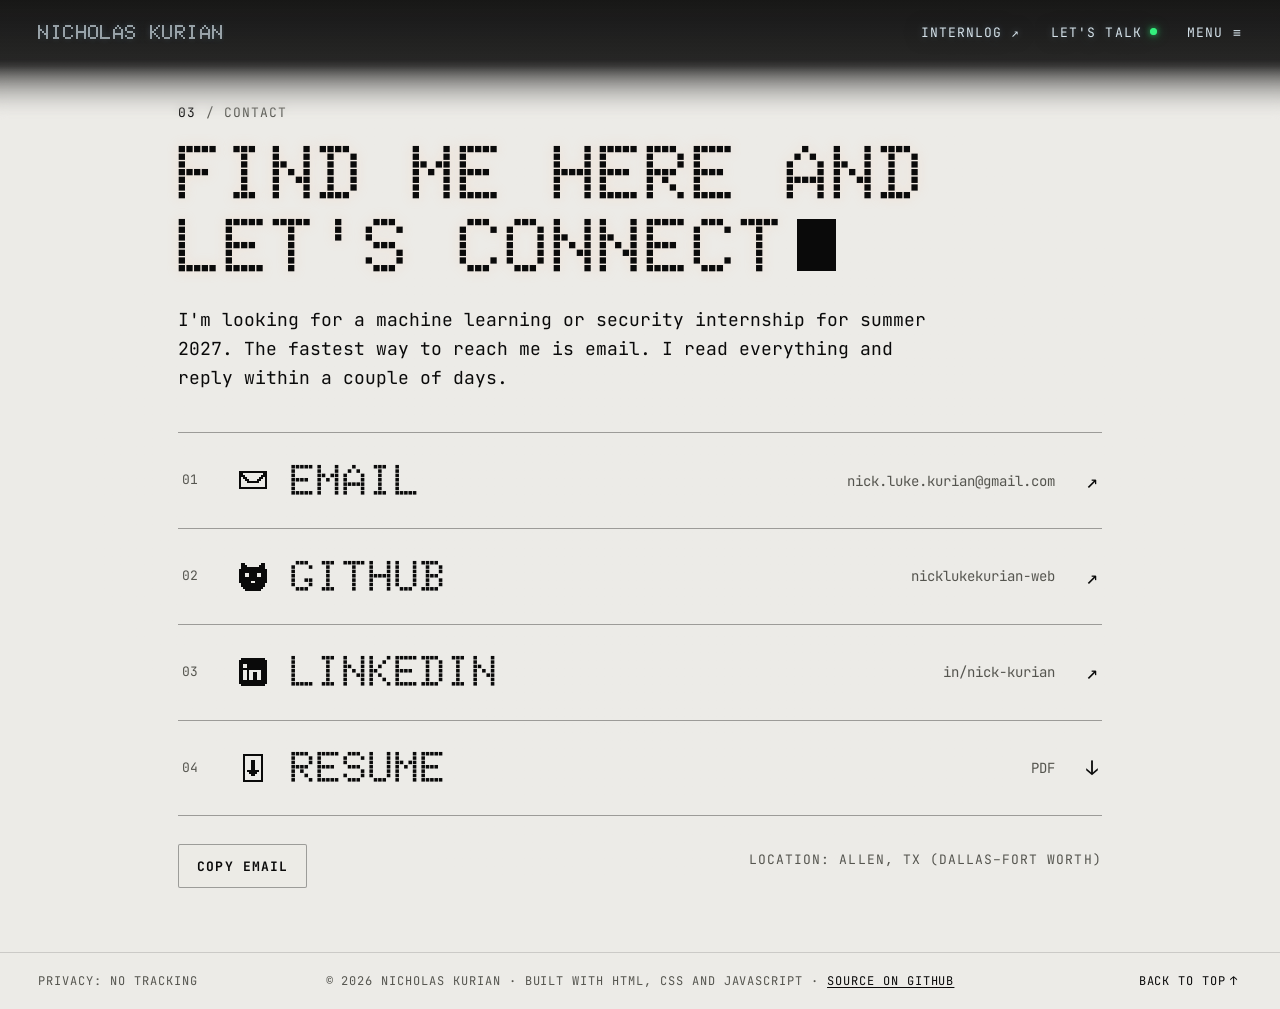
<file: contact.html>
<!doctype html>
<html lang="en">
<head>
  <meta charset="utf-8">
  <meta name="viewport" content="width=device-width, initial-scale=1">
  <meta http-equiv="Content-Security-Policy" content="default-src 'self'; script-src 'self'; style-src 'self'; img-src 'self' data:; media-src 'self'; font-src 'self'; connect-src 'self'; object-src 'none'; base-uri 'self'; form-action 'none'">
  <title>Contact and Resume | Nicholas Kurian</title>
  <meta name="description" content="Contact Nicholas Kurian, a UT Dallas CS student looking for a summer 2027 ML or security internship. Email, GitHub, LinkedIn and resume.">
  <link rel="canonical" href="https://nickkurian.dev/contact">
  <meta property="og:type" content="website">
  <meta property="og:site_name" content="Nicholas Kurian">
  <meta property="og:title" content="Contact and Resume | Nicholas Kurian">
  <meta property="og:description" content="CS @ UT Dallas · ML + AI security · building explainable fraud detection.">
  <meta property="og:url" content="https://nickkurian.dev/contact">
  <meta property="og:image" content="https://nickkurian.dev/assets/img/og.jpg">
  <meta property="og:image:alt" content="Nicholas Kurian, CS at UT Dallas: ML and AI security">
  <meta name="twitter:card" content="summary_large_image">
  <meta name="twitter:title" content="Contact and Resume | Nicholas Kurian">
  <meta name="twitter:description" content="CS @ UT Dallas · ML + AI security · building explainable fraud detection.">
  <meta name="twitter:image" content="https://nickkurian.dev/assets/img/og.jpg">
  <meta name="theme-color" content="#000000">
  <link rel="icon" href="/favicon.svg" type="image/svg+xml">
  <link rel="icon" href="/favicon.ico" sizes="48x48">
  <link rel="icon" href="/favicon-192.png" type="image/png" sizes="192x192">
  <link rel="apple-touch-icon" href="/apple-touch-icon.png">
  <link rel="manifest" href="/site.webmanifest">
  <link rel="preload" href="/assets/fonts/doto-latin-800-normal.woff2" as="font" type="font/woff2" crossorigin>
  <link rel="preload" href="/assets/fonts/jetbrains-mono-latin-400-normal.woff2" as="font" type="font/woff2" crossorigin>
  <link rel="stylesheet" href="/css/tokens.css">
  <link rel="stylesheet" href="/css/base.css">
  <link rel="stylesheet" href="/css/crt.css">
  <link rel="stylesheet" href="/css/components.css">
  <link rel="stylesheet" href="/css/contact.css">
  <script type="module" src="/js/main.js"></script>
</head>
<body data-page="contact">
  <a class="skip-link" href="#main">Skip to content</a>

  <!-- chrome:start (shared header + menu; identical on every page, see tests/layout-sync.test.js) -->
  <header class="site-header">
    <a class="brand" href="/">Nicholas Kurian</a>
    <nav class="site-nav" aria-label="Primary">
      <a class="label nav-cta" href="https://github.com/nicklukekurian-web/Internlog" rel="noopener noreferrer">Internlog <span aria-hidden="true">↗</span><span class="sr-only"> on GitHub</span></a>
      <a class="label hide-sm nav-talk" href="/contact" aria-describedby="talk-status"><span class="nav-talk-text">Let's talk</span><span class="online-dot" aria-hidden="true"></span><span class="nav-tip" id="talk-status" aria-hidden="true">Open to Summer 2027</span></a>
      <button class="label menu-toggle" type="button" aria-expanded="false" aria-controls="menu-panel">
        <span class="when-closed">Menu <span aria-hidden="true">≡</span></span><span class="when-open">Close</span>
      </button>
    </nav>
  </header>
  <div class="menu-backdrop"></div>
  <div class="menu-panel" id="menu-panel" hidden>
    <nav aria-label="Site menu">
      <ul class="menu-rows">
        <li><a href="/"><span>Home</span> <span>01</span></a></li>
        <li><a href="/proof"><span>Proof</span> <span>02</span></a></li>
        <li><a href="/contact" aria-current="page"><span>Contact</span> <span>03</span></a></li>
        <li><a href="/assets/Nicholas_Kurian_Resume.pdf" download><span>Resume <span aria-hidden="true">↓</span></span> <span>04</span></a></li>
      </ul>
      <ul class="menu-socials" aria-label="Contact links">
        <li><a class="icon-link" href="mailto:nick.luke.kurian@gmail.com" aria-label="Email Nicholas" title="Email Nicholas" data-tip="Email"><svg class="pix" viewBox="0 0 16 16" aria-hidden="true" focusable="false" shape-rendering="crispEdges"><use href="/assets/icons/sprite.svg#email"/></svg></a></li>
        <li><a class="icon-link" href="https://github.com/nicklukekurian-web" rel="noopener noreferrer" aria-label="GitHub profile" title="GitHub profile" data-tip="GitHub"><svg class="pix" viewBox="0 0 16 16" aria-hidden="true" focusable="false" shape-rendering="crispEdges"><use href="/assets/icons/sprite.svg#github"/></svg></a></li>
        <li><a class="icon-link" href="https://www.linkedin.com/in/nick-kurian/" rel="noopener noreferrer" aria-label="LinkedIn profile" title="LinkedIn profile" data-tip="LinkedIn"><svg class="pix" viewBox="0 0 16 16" aria-hidden="true" focusable="false" shape-rendering="crispEdges"><use href="/assets/icons/sprite.svg#linkedin"/></svg></a></li>
      </ul>
    </nav>
    <div class="menu-theme label">
      <span id="theme-label">Theme</span>
      <span class="theme-switch" role="group" aria-labelledby="theme-label">
        <button type="button" data-theme-set="dark" aria-pressed="true">Dark</button>
        <button type="button" data-theme-set="light" aria-pressed="false">Light</button>
      </span>
    </div>
  </div>
  <!-- chrome:end -->

  <main id="main" class="contact">
    <canvas class="scene" data-scene="tunnel" data-tint="warm" aria-hidden="true"></canvas>
    <div class="contact-inner wrap">
      <span class="eyebrow label"><b class="glow">03</b> / Contact</span>
      <h1 class="contact-title display" data-type-in="load" data-no-scramble>Find me here and let's <span class="ti-last">connect<span class="caret-block ti-caret" aria-hidden="true"></span></span></h1>
      <p class="contact-body">I'm looking for a machine learning or security internship for summer 2027. The fastest way to reach me is email. I read everything and reply within a couple of days.</p>
      <ul class="link-rows">
        <li><a href="mailto:nick.luke.kurian@gmail.com"><span class="n">01</span><svg class="pix" viewBox="0 0 16 16" aria-hidden="true" focusable="false" shape-rendering="crispEdges"><use href="/assets/icons/sprite.svg#email"/></svg><span class="k">Email</span><span class="v">nick.luke.kurian@gmail.com</span><span class="arrow" aria-hidden="true">↗</span></a></li>
        <li><a href="https://github.com/nicklukekurian-web" rel="noopener noreferrer"><span class="n">02</span><svg class="pix" viewBox="0 0 16 16" aria-hidden="true" focusable="false" shape-rendering="crispEdges"><use href="/assets/icons/sprite.svg#github"/></svg><span class="k">GitHub</span><span class="v">nicklukekurian-web</span><span class="arrow" aria-hidden="true">↗</span></a></li>
        <li><a href="https://www.linkedin.com/in/nick-kurian/" rel="noopener noreferrer"><span class="n">03</span><svg class="pix" viewBox="0 0 16 16" aria-hidden="true" focusable="false" shape-rendering="crispEdges"><use href="/assets/icons/sprite.svg#linkedin"/></svg><span class="k">LinkedIn</span><span class="v">in/nick-kurian</span><span class="arrow" aria-hidden="true">↗</span></a></li>
        <li><a href="/assets/Nicholas_Kurian_Resume.pdf" download><span class="n">04</span><svg class="pix" viewBox="0 0 16 16" aria-hidden="true" focusable="false" shape-rendering="crispEdges"><use href="/assets/icons/sprite.svg#resume"/></svg><span class="k">Resume</span><span class="v">PDF</span><span class="arrow" aria-hidden="true">↓</span></a></li>
      </ul>
      <div class="contact-foot">
        <div class="talk-copy">
          <button class="btn btn-secondary" type="button" data-copy-email="nick.luke.kurian@gmail.com">Copy email</button>
          <p class="copy-status label" role="status" aria-live="polite"></p>
        </div>
        <p class="label dim">Location: Allen, TX (Dallas–Fort Worth)</p>
      </div>
    </div>
  </main>

  <!-- footer:start -->
  <footer class="site-footer">
    <span>Privacy: no tracking</span>
    <span class="center">© 2026 Nicholas Kurian · Built with HTML, CSS and JavaScript · <a href="https://github.com/nicklukekurian-web/portfolio" rel="noopener noreferrer">Source on GitHub</a></span>
    <span class="right"><a class="footer-top" href="#main">Back to top <span aria-hidden="true">↑</span></a></span>
  </footer>
  <!-- footer:end -->
</body>
</html>
</file>
<file: css/tokens.css>
/* Design tokens. Dark is the default and the design target.
   Contrast (checked 2026-11-14): fg/bg 18.2 · fg-dim/bg 7.2 · accent/bg 14.2
   ink/paper 16.6 · fg-dim-light/paper 6.3 · accent-ink/paper 5.2 · dim-ink/paper 5.4 */
:root {
  --bg: #050505;
  --bg-2: #0d0f12;
  --paper: #ecebe7;
  --ink: #0a0a0a;
  --fg: #f2f2f2;
  --fg-dim: #9a9a9a;
  --line: rgba(255, 255, 255, .14);
  --line-strong: rgba(255, 255, 255, .4);
  --accent: #8fe3ff;          /* phosphor cyan: active, focus, "signal fired" */
  /* X-ray glow/text family (sampled from Nick's reference). Cyan stays the interactive accent. */
  --xray-ground: #0b161a;     /* the teal-black behind the text */
  --xray-core: #f4f8fb;       /* hottest pixels */
  --xray-soft: #d4e1e9;       /* normal text color: easy on the eyes */
  --xray-glow-1: #819baa;     /* mid halo */
  --xray-glow-2: #385464;     /* outer halo */
  --xray-bloom: 0 0 2px rgb(244 248 251 / .55), 0 0 10px rgb(129 155 170 / .55), 0 0 28px rgb(56 84 100 / .70);
  --xray-bloom-soft: 0 0 6px rgb(129 155 170 / .45), 0 0 18px rgb(56 84 100 / .55);
  --accent-ink: #006a87;      /* the same signal on paper surfaces */
  --level-low: #9a9a9a;
  --level-medium: #f2f2f2;
  --level-high: #8fe3ff;

  --font-display: "Doto", "Doto Fallback", ui-monospace, monospace;
  --font-mono: "JetBrains Mono", "JetBrains Mono Fallback", ui-monospace, SFMono-Regular, Menlo, Consolas, monospace;
  --fs-name: clamp(2.25rem, 2.9vw, 3.25rem);   /* Fojcik scale: small, glowing, one line (was 7vw in DESIGN_SPEC) */
  --fs-h2: clamp(1.75rem, 4vw, 3.5rem);
  --fs-h3: clamp(1.25rem, 2vw, 1.75rem);
  --fs-body: clamp(1rem, .95rem + .3vw, 1.125rem);
  --fs-small: .875rem;
  --fs-label: .8125rem;
  --ls-label: .08em;

  --gutter: 24px;
  --margin: clamp(16px, 3vw, 40px);
  --header-h: 64px;
  --radius: 2px;
  --ease: cubic-bezier(.2, .7, .1, 1);
  --dur: 160ms;

  --crt-scan-opacity: .2;
  --crt-on: 1;
  color-scheme: dark;
}

/* Light theme: tokens swap, CRT overlay off. Scoped to any element so the
   styleguide can show both themes side by side. */
[data-theme="light"] {
  --bg: #ecebe7;
  --bg-2: #e1e0dc;
  --fg: #0a0a0a;
  --fg-dim: #55554f;
  --line: rgba(0, 0, 0, .14);
  --line-strong: rgba(0, 0, 0, .34);
  --accent: #006a87;
  --level-low: #55554f;
  --level-medium: #0a0a0a;
  --level-high: #006a87;
  --crt-on: 0;
  color-scheme: light;
}
@media (prefers-color-scheme: light) {
  :root:not([data-theme]) {
    --bg: #ecebe7; --bg-2: #e1e0dc; --fg: #0a0a0a; --fg-dim: #55554f;
    --line: rgba(0, 0, 0, .14); --line-strong: rgba(0, 0, 0, .34);
    --accent: #006a87; --level-low: #55554f; --level-medium: #0a0a0a; --level-high: #006a87;
    --crt-on: 0; color-scheme: light;
  }
}
[data-theme="dark"] {
  --bg: #050505; --bg-2: #0d0f12; --fg: #f2f2f2; --fg-dim: #9a9a9a;
  --line: rgba(255, 255, 255, .14); --line-strong: rgba(255, 255, 255, .4);
  --accent: #8fe3ff; --level-low: #9a9a9a; --level-medium: #f2f2f2; --level-high: #8fe3ff;
  --crt-on: 1; color-scheme: dark;
}

/* Paper surface (Selected Work stage) in either theme. */
.surface-paper {
  --bg: var(--paper);
  --bg-2: #e1e0dc;
  --fg: var(--ink);
  --fg-dim: #55554f;
  --line: rgba(0, 0, 0, .16);
  --line-strong: rgba(0, 0, 0, .34);
  --accent: var(--accent-ink);
  color-scheme: light;
}
</file>
<file: css/base.css>
/* Fonts: self-hosted OFL woff2 Latin subsets (licenses in assets/fonts/). */
@font-face { font-family: "Doto"; src: url("../assets/fonts/doto-latin-800-normal.woff2") format("woff2"); font-weight: 800; font-display: swap; }
@font-face { font-family: "Doto"; src: url("../assets/fonts/doto-latin-900-normal.woff2") format("woff2"); font-weight: 900; font-display: swap; }
@font-face { font-family: "Doto"; src: url("../assets/fonts/doto-latin-700-normal.woff2") format("woff2"); font-weight: 700; font-display: swap; }
@font-face { font-family: "JetBrains Mono"; src: url("../assets/fonts/jetbrains-mono-latin-400-normal.woff2") format("woff2"); font-weight: 400; font-display: swap; }
@font-face { font-family: "JetBrains Mono"; src: url("../assets/fonts/jetbrains-mono-latin-700-normal.woff2") format("woff2"); font-weight: 700; font-display: swap; }
/* Metric-matched fallbacks: local monospace faces with Doto's and JetBrains Mono's ascent and descent (measured:
   .95/.25 and 1.02/.30; all are 0.6em wide), so the font swap moves nothing (CLS 0). */
@font-face { font-family: "Doto Fallback"; src: local("Menlo Regular"), local("Menlo-Regular"), local("SF Mono Regular"), local("SFMono-Regular"), local("Consolas"), local("DejaVu Sans Mono"), local("Courier New"); ascent-override: 95%; descent-override: 25%; line-gap-override: 0%; }
@font-face { font-family: "JetBrains Mono Fallback"; src: local("Menlo Regular"), local("Menlo-Regular"), local("SF Mono Regular"), local("SFMono-Regular"), local("Consolas"), local("DejaVu Sans Mono"), local("Courier New"); ascent-override: 102%; descent-override: 30%; line-gap-override: 0%; }

*, *::before, *::after { box-sizing: border-box; }
html { -webkit-text-size-adjust: 100%; text-size-adjust: 100%; scroll-padding-top: calc(var(--header-h) + 16px); }
/* Home's anchors are full-screen chapters that sit flush under the see-through header (Round 5 B4: /#work landed 96px low). */
html:has(body[data-page="home"]) { scroll-padding-top: 0; }
body {
  margin: 0;
  min-height: 100svh;
  background: var(--bg);
  color: var(--fg);
  font-family: var(--font-mono);
  font-size: var(--fs-body);
  line-height: 1.6;
  -webkit-font-smoothing: antialiased;
  overflow-x: clip;
}
img, video, svg, canvas { display: block; max-width: 100%; }
img, video { height: auto; }
a { color: inherit; text-underline-offset: .2em; text-decoration-thickness: 1px; }
a:hover { color: var(--accent); }
button { font: inherit; color: inherit; background: none; border: 0; padding: 0; cursor: pointer; }
p { margin: 0 0 1em; max-width: 68ch; }
figure { margin: 0; }
ul, ol { margin: 0; padding: 0; }
h1, h2, h3, h4 { margin: 0; font-weight: 800; line-height: 1; }

/* Doto is display-only and never under 20px. */
.display, h2.display, .h2 {
  font-family: var(--font-display);
  font-weight: 800;
  text-transform: uppercase;
  letter-spacing: .01em;
}
.h2 { font-size: var(--fs-h2); line-height: .95; }
.h3 { font-family: var(--font-display); font-weight: 800; font-size: var(--fs-h3); text-transform: uppercase; }
.label {
  font-family: var(--font-mono);
  font-size: var(--fs-label);
  text-transform: uppercase;
  letter-spacing: var(--ls-label);
  line-height: 1.4;
}
.dim { color: var(--fg-dim); }
.accent { color: var(--accent); }
.mono-caps { text-transform: uppercase; letter-spacing: .04em; }

/* Focus: 2px accent outline, 3px offset, everywhere. */
:focus { outline: none; }
:focus-visible { outline: 2px solid var(--accent); outline-offset: 3px; border-radius: var(--radius); }

.skip-link {
  position: fixed; left: var(--margin); top: 8px; z-index: 1000;
  padding: 10px 14px; background: var(--fg); color: var(--bg);
  font-size: var(--fs-label); text-transform: uppercase; letter-spacing: var(--ls-label); text-decoration: none;
  transform: translateY(-200%);
}
.skip-link:focus-visible { transform: none; }

.sr-only {
  position: absolute !important; width: 1px; height: 1px; padding: 0; margin: -1px;
  overflow: hidden; clip: rect(0 0 0 0); white-space: nowrap; border: 0;
}

.wrap { width: 100%; padding-inline: var(--margin); margin-inline: auto; max-width: 1440px; }
.stack > * + * { margin-top: var(--stack, 1rem); }
.hairline { border: 0; border-top: 1px solid var(--line); margin: 0; }

@media (prefers-reduced-motion: reduce) {
  *, *::before, *::after {
    animation-duration: .001ms !important;
    animation-iteration-count: 1 !important;
    transition-duration: .001ms !important;
    scroll-behavior: auto !important;
  }
}

/* Programmatic focus on a scroll target (main, a section): no ring on non-interactive containers. */
[tabindex="-1"]:focus { outline: none; }
</file>
<file: css/crt.css>
/* CRT treatment: one fixed overlay pair over everything, pointer-events none.
   ::before = scanlines + vignette (vignette stays under reduced motion),
   ::after  = stepped noise (dropped under reduced motion). Off in light theme. */
body::before,
body::after {
  content: "";
  position: fixed;
  inset: 0;
  pointer-events: none;
  z-index: 900;
  opacity: var(--crt-on);
}
body::before {
  background:
    radial-gradient(ellipse 115% 100% at 50% 50%, transparent 50%, rgba(0, 0, 0, .7) 100%),
    repeating-linear-gradient(to bottom, rgba(0, 0, 0, var(--crt-scan-opacity)) 0 1px, transparent 1px 2px);
  mix-blend-mode: multiply;
}
body::after {
  background: url("../assets/img/noise.svg") repeat;
  background-size: 160px 160px;
  opacity: calc(var(--crt-on) * .06);
  animation: crt-noise 1s steps(6) infinite;
}
@keyframes crt-noise {
  0% { background-position: 0 0; }
  20% { background-position: -40px 20px; }
  40% { background-position: 30px -50px; }
  60% { background-position: -70px -10px; }
  80% { background-position: 50px 60px; }
  100% { background-position: 0 0; }
}
@media (prefers-reduced-motion: reduce) {
  body::after { display: none; }
  body::before { background: radial-gradient(ellipse 120% 100% at 50% 50%, transparent 55%, rgba(0, 0, 0, .55) 100%); }
}

/* CRT screen frame: a convex, barrel-shaped glass for project media. */
.crt-frame {
  position: relative;
  border-radius: 12% / 16%;
  overflow: hidden;
  border: 1px solid var(--line);
  background: #000;
  box-shadow:
    inset 0 0 0 1px rgba(255, 255, 255, .05),
    inset 0 0 60px rgba(0, 0, 0, .85),
    0 30px 60px -30px rgba(0, 0, 0, .6);
  isolation: isolate;
}
.crt-frame > img,
.crt-frame > video,
.crt-frame > picture > img,
.crt-frame > svg {
  width: 100%;
  height: 100%;
  object-fit: cover;
  filter: saturate(.85) contrast(1.05);
  transform: scale(1.04);  /* slight bulge into the curved edge */
}
.crt-frame::before {  /* scanlines inside the glass */
  content: "";
  position: absolute; inset: 0; z-index: 1; pointer-events: none;
  background: repeating-linear-gradient(to bottom, rgba(0, 0, 0, .28) 0 1px, transparent 1px 3px);
}
.crt-frame::after {   /* diagonal glare + edge falloff */
  content: "";
  position: absolute; inset: 0; z-index: 2; pointer-events: none;
  border-radius: inherit;
  background:
    linear-gradient(125deg, rgba(255, 255, 255, .16) 0%, rgba(255, 255, 255, .04) 22%, transparent 40%),
    radial-gradient(ellipse 90% 80% at 50% 50%, transparent 60%, rgba(0, 0, 0, .55) 100%);
}

/* Chapter glitch cut: 180ms, horizontal slices offset ±8px plus RGB split. */
.glitch-cut {
  animation: glitch-cut 180ms steps(1, end) 1;
}
@keyframes glitch-cut {
  0%   { clip-path: inset(0 0 72% 0); transform: translateX(-8px); text-shadow: 2px 0 #ff2a4f, -2px 0 var(--accent); }
  25%  { clip-path: inset(18% 0 46% 0); transform: translateX(8px); text-shadow: -2px 0 #ff2a4f, 2px 0 var(--accent); }
  50%  { clip-path: inset(48% 0 22% 0); transform: translateX(-5px); text-shadow: 3px 0 #ff2a4f, -3px 0 var(--accent); }
  75%  { clip-path: inset(70% 0 0 0); transform: translateX(6px); text-shadow: -1px 0 #ff2a4f, 1px 0 var(--accent); }
  100% { clip-path: inset(0); transform: none; text-shadow: none; }
}
@media (prefers-reduced-motion: reduce) {
  .glitch-cut { animation: none; }
}

/* ───────────────────────── Chapter cut (js/glitch.js) */
.cut-defs { position: absolute; width: 0; height: 0; overflow: hidden; }
.is-cutting { filter: url(#cut); }
/* The surge: a brief scanline + noise flash over the stages (below the header and its fade). */
.cut-surge {
  position: fixed; inset: 0; z-index: 780; pointer-events: none; opacity: 0;
  background:
    repeating-linear-gradient(to bottom, rgba(255, 255, 255, .14) 0 1px, transparent 1px 3px),
    url("../assets/img/noise.svg") repeat;
  background-size: auto, 120px 120px;
  mix-blend-mode: screen;
}
[data-theme="light"] .cut-surge { mix-blend-mode: multiply; background:
    repeating-linear-gradient(to bottom, rgba(0, 0, 0, .16) 0 1px, transparent 1px 3px), url("../assets/img/noise.svg") repeat; background-size: auto, 120px 120px; }
.cut-surge.is-on { animation: cut-surge 400ms steps(8, end) 1; }
@keyframes cut-surge {
  0% { opacity: 0; }
  12% { opacity: .4; background-position: 0 0, 30px 10px; }
  37% { opacity: .1; background-position: 0 1px, -20px 40px; }
  62% { opacity: .28; background-position: 0 0, 50px -10px; }
  100% { opacity: 0; }
}
/* Reduced motion: no glitch, only a plain 150ms cross-fade into the new chapter. */
.cut-fade { animation: cut-fade 150ms linear 1 !important; }
@keyframes cut-fade { from { opacity: .35; } to { opacity: 1; } }
@media (prefers-reduced-motion: reduce) {
  .cut-surge, .cut-surge.is-on { display: none; }
  .cut-fade { animation-duration: 150ms !important; }
}
</file>
<file: css/components.css>
/* ───────────────────────── Header (fixed; X-ray text on a dark backdrop, readable over every chapter) */
.site-header {
  position: fixed; inset: 0 0 auto 0; z-index: 800;
  height: var(--header-h);
  display: flex; align-items: center; justify-content: space-between; gap: 16px;
  padding-inline: var(--margin);
  color: var(--xray-soft);
  text-shadow: var(--xray-bloom-soft);
}
.site-header a, .site-header button { text-decoration: none; color: var(--xray-soft); }
.site-header a:hover, .site-header button:hover,
.site-header a:focus-visible, .site-header button:focus-visible { color: var(--xray-core); text-shadow: var(--xray-bloom); }
.site-header .brand {
  font-family: var(--font-display); font-weight: 800; font-size: 20px;
  text-transform: uppercase; letter-spacing: .02em; white-space: nowrap; line-height: 1;
}
.site-nav { display: flex; align-items: center; gap: clamp(14px, 2.4vw, 32px); }
.site-nav .label { line-height: 1; white-space: nowrap; padding-block: 12px; }
.nav-cta { font-weight: 400; }
.menu-toggle .when-open { display: none; }
.menu-toggle[aria-expanded="true"] .when-open { display: inline; }
.menu-toggle[aria-expanded="true"] .when-closed { display: none; }
.menu-toggle .when-open::after { content: "\00a0– X"; content: "\00a0– X" / ""; }   /* drawn, not text: the name stays "Close" (WCAG 2.5.3) */
body.menu-open .site-header { z-index: 860; background: var(--xray-ground); }

/* LET'S TALK availability dot (Round 5 A1). Absolutely placed in the link's right padding, so the hover scramble
   (monospace letters) can never move it; the pulse ring is a pseudo-element animating transform and opacity only. */
.nav-talk { position: relative; padding-right: 15px; }
.online-dot {
  position: absolute; right: 0; top: 50%; width: 7px; height: 7px; margin-top: -4px; border-radius: 50%;
  background: #34f07d; box-shadow: 0 0 6px rgb(52 240 125 / .75), 0 0 14px rgb(52 240 125 / .35);
  transition: box-shadow var(--dur) var(--ease);
}
.online-dot::after {
  content: ""; position: absolute; inset: 0; border-radius: 50%; background: #34f07d;
  opacity: 0; animation: online-ring 1.8s cubic-bezier(0, 0, .2, 1) infinite; will-change: transform, opacity;
}
@keyframes online-ring { from { transform: scale(1); opacity: .6; } to { transform: scale(2.6); opacity: 0; } }
.nav-talk:hover .online-dot, .nav-talk:focus-visible .online-dot { box-shadow: 0 0 8px rgb(52 240 125 / .95), 0 0 18px rgb(52 240 125 / .55); }
.nav-tip {
  position: absolute; top: calc(100% - 4px); right: -6px; z-index: 1; padding: 5px 8px;
  font: 400 .75rem/1.2 var(--font-mono); letter-spacing: var(--ls-label); text-transform: uppercase; white-space: nowrap;
  color: var(--xray-core); text-shadow: none; background: rgb(5 5 5 / .94); border: 1px solid rgb(52 240 125 / .5);
  pointer-events: none; opacity: 0; visibility: hidden; transform: translateY(-3px);
  transition: opacity 140ms var(--ease), transform 140ms var(--ease), visibility 0s linear 140ms;
}
.nav-talk:hover .nav-tip, .nav-talk:focus-visible .nav-tip { opacity: 1; visibility: visible; transform: none; transition-delay: 0s; }
@media (prefers-reduced-motion: reduce) {
  .online-dot::after { animation: none; }
  .nav-tip { transition: none; }
}
@media (max-width: 719px) {
  .site-nav { gap: 12px; }
  .site-nav .hide-sm { display: none; }
  .site-nav .label { letter-spacing: .02em; }
  .site-header .brand { letter-spacing: 0; }
  .menu-toggle .when-open::after { content: none; }  /* "CLOSE" only: "– X" won't fit at 380 */
}

/* Header backdrop: dark at the top, transparent by 120px, with a light blur. Nearly clear at rest on a dark page;
   fully on once the page scrolls (and always on in the light theme, where the page behind is pale). */
html::before {
  content: ""; position: fixed; inset: 0 0 auto 0; height: 120px; z-index: 790; pointer-events: none;
  background: linear-gradient(to bottom, rgb(5 5 5 / .92) 0%, rgb(5 5 5 / .86) 50%, rgb(5 5 5 / 0) 100%);
  -webkit-backdrop-filter: blur(4px); backdrop-filter: blur(4px);
  -webkit-mask-image: linear-gradient(to bottom, #000 55%, transparent); mask-image: linear-gradient(to bottom, #000 55%, transparent);
  opacity: .25; transition: opacity var(--dur) var(--ease);
}
html.is-scrolled::before, html[data-theme="light"]::before { opacity: 1; }
@media (prefers-color-scheme: light) { html:not([data-theme="dark"])::before { opacity: 1; } }
@media (prefers-contrast: more) {
  html::before { background: linear-gradient(to bottom, rgb(5 5 5 / .98) 0%, rgb(5 5 5 / .98) 60%, rgb(5 5 5 / 0) 100%); -webkit-backdrop-filter: none; backdrop-filter: none; opacity: 1; }
  .site-header, .site-header a, .site-header button, .glow { text-shadow: none !important; }
}
@media (prefers-reduced-transparency: reduce) {
  html::before { background: linear-gradient(to bottom, rgb(5 5 5) 0%, rgb(5 5 5) 70%, rgb(5 5 5 / 0) 100%); -webkit-backdrop-filter: none; backdrop-filter: none; opacity: 1; }
}

/* ───────────────────────── Glow (X-ray bloom) for display text only: Doto headings, big numerals, the hero
   headline and tag, numbered eyebrows. Never body copy, tables or small mono text. text-shadow only. */
.glow { color: var(--xray-core); text-shadow: var(--xray-bloom); }
.surface-paper .glow, [data-theme="light"] .glow { color: var(--fg); text-shadow: none; }
@media (prefers-color-scheme: light) { :root:not([data-theme="dark"]) .glow { color: var(--fg); text-shadow: none; } }

/* ───────────────────────── Menu panel (compact, top-right) */
.menu-backdrop {
  position: fixed; inset: 0; z-index: 840;
  background: rgba(0, 0, 0, .62);
  opacity: 0; pointer-events: none; transition: opacity var(--dur) var(--ease);
}
body.menu-open .menu-backdrop { opacity: 1; pointer-events: auto; }
.menu-panel {
  position: fixed; z-index: 850;
  top: var(--header-h); right: var(--margin);
  width: min(320px, calc(100vw - 2 * var(--margin)));
  padding: 12px;
  background: var(--bg); color: var(--fg);
  border: 1px solid var(--line);
  clip-path: inset(0 0 0 0);
  transition: clip-path var(--dur) var(--ease);
}
.menu-panel[hidden] { display: block; visibility: hidden; clip-path: inset(0 0 100% 0); }
.menu-rows { list-style: none; }
.menu-rows a {
  display: grid; grid-template-columns: 1fr auto; align-items: center;
  padding: 7px 8px; border-bottom: 1px solid var(--line);
  text-decoration: none; text-transform: uppercase; letter-spacing: var(--ls-label);
  font-size: .9375rem; line-height: 1.2;
}
.menu-rows a:hover { background: var(--bg-2); color: var(--fg); }
.menu-rows a[aria-current="page"] { background: var(--fg); color: var(--bg); }
.menu-socials { list-style: none; display: flex; gap: 4px; margin-top: 14px; }
.menu-socials a:not(.icon-link) { display: inline-block; padding: 4px 0 4px 8px; text-decoration: none; font-size: var(--fs-small); }
.menu-socials a:not(.icon-link)::before { content: "> "; color: var(--fg-dim); }

/* ───────────────────────── Pixel icon links (real <a>, 44x44 hit area, tooltip on hover and keyboard focus) */
.icon-link { position: relative; display: inline-grid; place-items: center; width: 44px; height: 44px; color: var(--fg); text-decoration: none; }
.icon-link .pix { width: 32px; height: 32px; fill: currentColor; transition: transform 120ms steps(2, end); }
.icon-link:hover .pix, .icon-link:focus-visible .pix { transform: translateY(-2px); }   /* a 2-frame pixel pop */
.icon-link::after {
  content: attr(data-tip); position: absolute; left: 50%; bottom: calc(100% + 2px); transform: translateX(-50%);
  padding: 4px 8px; background: var(--bg); color: var(--fg); border: 1px solid var(--line-strong);
  font-family: var(--font-mono); font-size: .75rem; letter-spacing: var(--ls-label); text-transform: uppercase; line-height: 1.2; white-space: nowrap;
  opacity: 0; visibility: hidden; pointer-events: none; z-index: 5;
}
.icon-link:hover::after, .icon-link:focus-visible::after { opacity: 1; visibility: visible; }
@media (prefers-reduced-motion: reduce) {
  .icon-link .pix { transition: none; }
  .icon-link:hover .pix, .icon-link:focus-visible .pix { transform: none; }
}
.menu-theme {
  display: flex; justify-content: space-between; align-items: center;
  margin-top: 16px; padding: 10px 8px 2px; border-top: 1px solid var(--line);
}
.theme-switch { display: inline-flex; gap: 2px; }
.theme-switch button { padding: 4px 8px; border: 1px solid var(--line); }
.theme-switch button[aria-pressed="true"] { background: var(--fg); color: var(--bg); border-color: var(--fg); }
@media (max-width: 719px) {
  .menu-panel { left: 0; right: 0; width: auto; top: var(--header-h); border-inline: 0; }
}

/* ───────────────────────── Buttons */
.btn {
  display: inline-flex; align-items: center; justify-content: center; gap: .6em;
  min-height: 44px; padding: 12px 18px;
  font-family: var(--font-mono); font-size: var(--fs-label); font-weight: 700;
  text-transform: uppercase; letter-spacing: var(--ls-label); line-height: 1;
  text-decoration: none; border-radius: var(--radius);
  transition: background-color var(--dur) var(--ease), color var(--dur) var(--ease);
}
.btn-primary {
  background: var(--fg); color: var(--bg); border: 1px solid var(--fg);
  font-family: var(--font-display); font-weight: 800; font-size: 20px; letter-spacing: .02em;
}
.btn-primary:hover { background: var(--accent); border-color: var(--accent); color: #050505; }
.btn-secondary { border: 1px solid var(--line-strong); color: var(--fg); background: color-mix(in srgb, var(--bg) 72%, transparent); }
.btn-secondary:hover { border-color: var(--fg); color: var(--fg); background: var(--bg-2); }
.btn-row { display: flex; flex-wrap: wrap; gap: 12px; }
@media (max-width: 380px) {
  .btn-row { flex-direction: column; }
  .btn-row .btn { width: 100%; }
  .btn-primary { letter-spacing: 0; padding-inline: 10px; gap: .4em; }
}

/* ───────────────────────── Status bar (labeled columns) */
.status-bar {
  display: flex; flex-wrap: wrap; align-items: baseline; gap: 6px 28px;
  padding-block: 14px; border-top: 1px solid var(--line);
  font-size: var(--fs-label); line-height: 1.4;
}
.status-bar dl { display: contents; }
.status-bar .item { display: flex; gap: 10px; }
.status-bar dt { text-transform: uppercase; letter-spacing: var(--ls-label); color: var(--fg-dim); }
.status-bar dd { margin: 0; }
.status-bar .push { margin-left: auto; }
.scroll-cue { display: inline-flex; align-items: center; gap: .5ch; min-height: 44px; padding-inline: 6px; margin-block: -14px; color: var(--fg-dim); text-decoration: none; }
.scroll-cue:hover { color: var(--fg); }
button.scroll-cue { font-size: var(--fs-label); line-height: 1.4; }
.scroll-cue[aria-pressed="true"] { color: var(--fg); }

/* Auto-scroll (Round 5 A2): while it runs the page must not also smooth-scroll, and a floating STOP stays in reach. */
html[data-autoscrolling] { scroll-behavior: auto !important; }
.autoscroll-stop {
  position: fixed; z-index: 700;
  right: calc(var(--margin) + env(safe-area-inset-right, 0px)); bottom: calc(16px + env(safe-area-inset-bottom, 0px));
  display: inline-flex; align-items: center; gap: .5ch; min-height: 44px; padding: 0 14px;
  color: var(--xray-core); background: rgb(5 5 5 / .82); border: 1px solid var(--xray-glow-2, rgb(143 227 255 / .4));
  opacity: 0; visibility: hidden; transform: translateY(6px);
  transition: opacity 200ms var(--ease), transform 200ms var(--ease), visibility 0s linear 200ms;
}
.autoscroll-stop.is-on { opacity: 1; visibility: visible; transform: none; transition-delay: 0s; }
.autoscroll-stop:hover, .autoscroll-stop:focus-visible { color: #fff; text-shadow: var(--xray-bloom); }

/* ───────────────────────── Eyebrow + HUD */
.eyebrow { display: block; margin-bottom: 14px; color: var(--fg-dim); }
.eyebrow b { color: var(--accent); font-weight: 400; }
.hud { position: absolute; color: var(--fg-dim); pointer-events: none; }
.hud-tl { top: calc(var(--header-h) + 8px); left: var(--margin); }
.hud-tr { top: calc(var(--header-h) + 8px); right: var(--margin); }
.hud-bl { bottom: 16px; left: var(--margin); }
.hud-br { bottom: 16px; right: var(--margin); }

/* ───────────────────────── Numbered list ([01] NAME) */
.num-list { list-style: none; }
.num-list button, .num-list a {
  display: flex; gap: .7em; align-items: baseline; width: 100%;
  padding: 6px 0; text-align: left; text-decoration: none;
  font-size: var(--fs-body); text-transform: uppercase; letter-spacing: .04em;
  color: var(--fg-dim);  /* inactive: solid dim color, not opacity (≥5:1 on both surfaces) */
}
.num-list .caret { width: 1ch; color: var(--accent); visibility: hidden; }
.num-list .br { color: inherit; }
.num-list [aria-current="true"], .num-list [aria-selected="true"] { color: var(--fg); }
.num-list [aria-current="true"] .caret, .num-list [aria-selected="true"] .caret { visibility: visible; }
.num-list [aria-current="true"] .br, .num-list [aria-selected="true"] .br { color: var(--accent); }

/* ───────────────────────── Bracket text block */
.bracket {
  position: relative; max-width: 42ch;
  padding: 6px 0 6px 22px; border-left: 1px solid var(--line-strong);
}
.bracket::before, .bracket::after, .bracket .tick {
  content: ""; position: absolute; left: -4px; width: 7px; height: 1px; background: var(--fg);
}
.bracket::before { top: 0; }
.bracket .tick { top: 50%; }
.bracket::after { bottom: 0; }
.bracket .h2 { font-size: clamp(1.5rem, 2.6vw, 2.25rem); margin-bottom: 14px; }
.bracket p { font-size: var(--fs-small); line-height: 1.65; }
.link-cmd { text-transform: uppercase; letter-spacing: var(--ls-label); font-size: var(--fs-label); text-decoration: none; display: inline-block; padding: 8px 0; }
.link-cmd::before { content: "> "; }
.link-cmd:hover { color: var(--accent); text-decoration: underline; }

/* ───────────────────────── Project card */
.card { display: grid; gap: 14px; padding-block: 8px 24px; border-top: 1px solid var(--line); }
.card-meta { display: flex; justify-content: space-between; gap: 12px; color: var(--fg-dim); padding-top: 12px; }
.card .crt-frame { aspect-ratio: 16 / 10; }
.card-title { font-family: var(--font-display); font-weight: 800; font-size: clamp(1.5rem, 3vw, 2.5rem); text-transform: uppercase; line-height: .95; }
.card-desc { font-size: var(--fs-small); color: var(--fg); margin: 0; }
.card-foot { display: flex; justify-content: space-between; align-items: center; gap: 12px; flex-wrap: wrap; }
.chips { display: flex; flex-wrap: wrap; gap: 6px; list-style: none; }
.chip { padding: 4px 8px; border: 1px solid var(--line); font-size: .75rem; text-transform: uppercase; letter-spacing: .06em; line-height: 1.2; }
.circle-btn {
  display: inline-grid; place-items: center; width: 44px; height: 44px; border-radius: 50%;
  border: 1px solid var(--line-strong); text-decoration: none; font-size: 1.1rem;
}
.circle-btn:hover { background: var(--fg); color: var(--bg); }

/* ───────────────────────── Blueprint diagram (inline SVG) */
.blueprint {
  --bp-line: var(--fg-dim);
  border: 1px solid var(--line);
  background-color: var(--bg-2);
  background-image:
    linear-gradient(var(--line) 1px, transparent 1px),
    linear-gradient(90deg, var(--line) 1px, transparent 1px);
  background-size: 24px 24px;
  padding: 16px; overflow-x: auto;
}
.blueprint svg { min-width: 760px; width: 100%; height: auto; }
.blueprint text { font-family: var(--font-mono); font-size: 15px; fill: var(--fg); letter-spacing: .04em; }
.blueprint .bp-dim text { fill: var(--fg-dim); font-size: 13px; }
/* Fills are explicit (with fallbacks) so a box can never inherit the page color and read as blank. */
.blueprint .bp-box { fill: var(--bg-2, #0d0f12); stroke: var(--line-strong, rgba(255, 255, 255, .4)); stroke-width: 1; }
.blueprint .bp-box.is-signal { stroke: var(--accent, #8fe3ff); stroke-width: 1.5; }
.blueprint .bp-line { stroke: var(--bp-line); stroke-width: 1; fill: none; }
.blueprint .bp-dim line { stroke: var(--fg-dim); stroke-width: .75; }
.blueprint figcaption { margin-top: 10px; color: var(--fg-dim); }

/* ───────────────────────── Detector widget (HUD readout) */
.detector { border: 1px solid var(--line-strong); background: var(--bg-2); padding: clamp(16px, 2.5vw, 28px); display: grid; gap: 18px; }
.detector-head { display: flex; justify-content: space-between; gap: 12px; flex-wrap: wrap; color: var(--fg-dim); }
.field { display: grid; gap: 6px; }
.field label { font-size: var(--fs-label); text-transform: uppercase; letter-spacing: var(--ls-label); }
.field textarea, .field input[type="text"] {
  width: 100%; min-height: 72px; padding: 10px 12px; resize: vertical;
  font: inherit; font-size: var(--fs-small); color: var(--fg);
  background: var(--bg); border: 1px solid var(--line-strong); border-radius: var(--radius);
}
.field textarea:focus-visible { outline: 2px solid var(--accent); outline-offset: 3px; }
.field input[type="range"] { width: 100%; accent-color: var(--accent); min-height: 44px; }
.field-row { display: grid; gap: 14px; grid-template-columns: repeat(auto-fit, minmax(220px, 1fr)); }
.readout { display: grid; gap: 12px; border-top: 1px solid var(--line); padding-top: 16px; }
.readout-top { display: flex; align-items: center; gap: 16px; flex-wrap: wrap; }
.score-num { font-family: var(--font-display); font-weight: 900; font-size: clamp(2.5rem, 6vw, 4rem); line-height: .9; min-width: 3ch; }
.meter { flex: 1 1 200px; height: 14px; border: 1px solid var(--line-strong); position: relative; background:
  repeating-linear-gradient(90deg, transparent 0 9px, var(--bg-2) 9px 10px); }
.meter > i { position: absolute; inset: 0 auto 0 0; width: calc(var(--score, 0) * 1%); background: var(--fg); transition: width 200ms var(--ease); }
.meter .band { position: absolute; top: -6px; bottom: -6px; width: 1px; background: var(--fg-dim); }
.level-chip { padding: 6px 10px; border: 1px solid currentColor; font-weight: 700; font-size: var(--fs-label); letter-spacing: var(--ls-label); text-transform: uppercase; }
.level-chip[data-level="low"] { color: var(--level-low); }
.level-chip[data-level="medium"] { color: var(--level-medium); }
.level-chip[data-level="high"] { color: var(--level-high); background: color-mix(in srgb, var(--level-high) 12%, transparent); }
.reasons { list-style: none; display: grid; gap: 6px; font-size: var(--fs-small); }
.reasons li::before { content: "▪ "; color: var(--accent); }
.reasons .none { color: var(--fg-dim); }
.reasons .none::before { content: "· "; color: var(--fg-dim); }

/* ───────────────────────── Bar charts (SVG) */
.chart { border: 1px solid var(--line); padding: 16px; }
.chart svg { width: 100%; height: auto; overflow: visible; }
.chart text { font-family: var(--font-mono); font-size: 12px; fill: var(--fg); }
.chart .axis, .chart .tick-line { stroke: var(--line-strong); stroke-width: 1; }
.chart .tick-line.grid { stroke: var(--line); stroke-dasharray: 2 4; }
.chart .tick { fill: var(--fg-dim); font-size: 11px; }
.chart .bar-track { fill: var(--bg-2); stroke: var(--line); }
.chart .bar { fill: var(--fg-dim); transform-box: fill-box; transform-origin: left center; }
.chart .bar.is-rule { fill: var(--fg-dim); }
.chart .bar.is-tree, .chart .bar.is-focus { fill: var(--accent); }
.chart .val { fill: var(--fg); }
.chart .stamp { fill: var(--accent); font-weight: 700; letter-spacing: .08em; }
/* Bars grow once, in steps, when the chart scrolls into view. Not under reduced motion (JS never adds .js-grow). */
.chart.js-grow .bar { transform: scaleX(0); }
.chart.js-grow.is-in .bar { transform: scaleX(1); transition: transform 600ms steps(8, end); }
.chart figcaption { margin-top: 10px; }

/* ───────────────────────── Journey timeline */
.journey { list-style: none; position: relative; display: grid; gap: 20px; padding-left: 26px; }
.journey::before { content: ""; position: absolute; left: 5px; top: 6px; bottom: 6px; width: 1px; background: var(--line-strong); }
.journey li { position: relative; display: grid; gap: 4px; }
.journey li::before { content: ""; position: absolute; left: -25px; top: .45em; width: 9px; height: 9px; border: 1px solid var(--fg); background: var(--bg); }
.journey li.is-now::before { background: var(--accent); border-color: var(--accent); }
.journey .when { color: var(--fg-dim); }
.journey .what { font-weight: 700; }

/* ───────────────────────── Table */
.table-wrap { overflow-x: auto; border: 1px solid var(--line); }
.table { width: 100%; border-collapse: collapse; font-size: var(--fs-small); }
.table th, .table td { text-align: left; padding: 10px 14px; border-bottom: 1px solid var(--line); vertical-align: top; }
.table th { font-weight: 400; font-size: var(--fs-label); text-transform: uppercase; letter-spacing: var(--ls-label); color: var(--fg-dim); }
.table tr:last-child td { border-bottom: 0; }
.tag-progress { color: var(--accent); text-transform: uppercase; font-size: var(--fs-label); letter-spacing: var(--ls-label); }

/* ───────────────────────── Index rail (Proof) */
.rail { position: sticky; top: calc(var(--header-h) + 16px); align-self: start; display: grid; gap: 12px; }
.rail-progress { height: 2px; background: var(--line); position: relative; }
.rail-progress > i { position: absolute; inset: 0 auto 0 0; width: calc(var(--read, 0) * 100%); background: var(--accent); }

/* ───────────────────────── Link rows (Contact): [number] [icon] [label] [value] [arrow] */
.link-rows { list-style: none; border-top: 1px solid var(--line-strong); }
.link-rows a {
  --k: clamp(1.5rem, 3.4vw, 2.75rem);
  display: grid; grid-template-columns: 3ch 44px minmax(0, max-content) minmax(0, 1fr) 1.5em; column-gap: 16px; align-items: center;
  min-height: calc(var(--k) * 2.2); padding: 12px 4px; border-bottom: 1px solid var(--line-strong); text-decoration: none;
}
.link-rows .n { color: var(--fg-dim); font-size: var(--fs-label); }
.link-rows .pix { width: 32px; height: 32px; justify-self: center; fill: currentColor; }
.link-rows .k { font-family: var(--font-display); font-weight: 800; font-size: var(--k); text-transform: uppercase; line-height: 1.1; }
.link-rows .v { min-width: 0; text-align: right; color: var(--fg-dim); font-size: var(--fs-small); overflow: hidden; text-overflow: ellipsis; white-space: nowrap; }
.link-rows .arrow { font-size: 1.25rem; text-align: right; }
.link-rows a:hover { background: var(--fg); color: var(--bg); }
.link-rows a:hover .n, .link-rows a:hover .v { color: var(--bg); }
@media (max-width: 719px) {
  /* The value drops under the label, so nothing shares a line with the big Doto text. */
  .link-rows a { grid-template-columns: 3ch 44px minmax(0, 1fr) auto; row-gap: 2px; padding-block: 10px; }
  .link-rows .k { grid-column: 3; }
  .link-rows .v { grid-column: 3 / -1; grid-row: 2; text-align: left; white-space: normal; overflow-wrap: anywhere; }
  .link-rows .arrow { grid-column: 4; grid-row: 1; }
}

/* ───────────────────────── Copy email + live region */
.copy-status { min-height: 1.4em; color: var(--accent); }

/* ───────────────────────── Lightbox */
.lightbox { border: 1px solid var(--line-strong); background: var(--bg); color: var(--fg); padding: 0; max-width: min(1100px, 94vw); max-height: 92vh; }
.lightbox::backdrop { background: rgba(0, 0, 0, .82); }
.lightbox img { max-height: calc(92vh - 56px); width: auto; margin-inline: auto; }
.lightbox-bar { display: flex; justify-content: space-between; align-items: center; padding: 8px 12px; border-bottom: 1px solid var(--line); }

/* ───────────────────────── Callout box (hardening pass) */
.callout { border: 1px solid var(--accent); padding: clamp(16px, 2.5vw, 28px); position: relative; }
.callout > .label:first-child { position: absolute; top: -.7em; left: 16px; padding: 0 8px; background: var(--bg); color: var(--accent); }
.callout ul { padding-left: 1.2em; display: grid; gap: 8px; font-size: var(--fs-small); }

/* ───────────────────────── Footer row */
.site-footer {
  display: grid; grid-template-columns: 1fr auto 1fr; align-items: baseline; gap: 12px;
  padding: 18px var(--margin); border-top: 1px solid var(--line);
  font-size: .75rem; text-transform: uppercase; letter-spacing: var(--ls-label); color: var(--fg-dim);
}
.site-footer a { color: var(--fg); }
.site-footer .center { text-align: center; }
.site-footer .right { text-align: right; }
.site-footer .footer-top { display: inline-flex; align-items: center; gap: .5ch; min-height: 44px; margin-block: -12px; padding-inline: 4px; text-decoration: none; }
.site-footer .footer-top:hover { color: var(--accent); text-decoration: underline; }
@media (max-width: 719px) {
  .site-footer { grid-template-columns: 1fr; text-align: left; }
  .site-footer .center, .site-footer .right { text-align: left; }
}

/* ───────────────────────── Preloader */
.preloader {   /* CSS-only: it dismisses itself by 1.2s even without JS */
  position: fixed; inset: 0; z-index: 990; display: grid; place-content: center; gap: 18px;
  background: #050505; color: #f2f2f2; justify-items: center;
  animation: preloader-out 220ms var(--ease) 980ms forwards;
}
@keyframes preloader-out { to { opacity: 0; visibility: hidden; } }
.preloader.is-done { opacity: 0; visibility: hidden; }
.preloader .word { font-family: var(--font-display); font-weight: 800; font-size: 20px; letter-spacing: .14em; }
.preloader .pill { width: 180px; height: 14px; border: 1px solid #f2f2f2; border-radius: 999px; position: relative; overflow: hidden; }
.preloader .pill i { position: absolute; top: 3px; left: 3px; width: 6px; height: 6px; border-radius: 50%; background: #f2f2f2; animation: pill-dot 1.1s var(--ease) forwards; }
@keyframes pill-dot { to { left: calc(100% - 9px); } }
@media (prefers-reduced-motion: reduce) { .preloader { display: none; } }

/* ───────────────────────── Scramble (js/components/scramble.js): monospace cells, so nothing reflows */
.scr-c.is-scrambling { color: var(--xray-glow-1); text-shadow: 0 0 6px rgb(129 155 170 / .5); }
.surface-paper .scr-c.is-scrambling, [data-theme="light"] .scr-c.is-scrambling { color: var(--fg-dim); text-shadow: none; }
[data-scramble-lock] { white-space: nowrap; }

/* ───────────────────────── Block caret (the terminal prompts in the NCL and CSAW exhibits) */
.caret-block {
  display: inline-block; width: .55em; height: .95em; margin-left: .12em; vertical-align: -.08em;
  background: var(--xray-core); box-shadow: var(--xray-bloom-soft);
  animation: caret-blink 1.06s steps(1, end) infinite;
}
@keyframes caret-blink { 50% { opacity: 0; } }

/* Type-in headings with a resting block caret (Round 5 A4, js/components/type-in.js). The caret is absolutely
   placed after the last glyph of the nowrap last word, so it never shifts a centred line and never wraps alone.
   Its box is the Doto cap height: cap 0.682em, sitting 0.009em above the baseline, and the inline box under the
   baseline is 0.247em (measured), so bottom = 0.256em. */
.ti-last { position: relative; white-space: nowrap; }
.ti-caret { position: absolute; left: calc(100% + .14em); bottom: .256em; width: .5em; height: .682em; margin: 0; vertical-align: baseline; }
.ti-caret, .is-typing .ti-caret { will-change: auto; }
.is-typing .ti-caret { animation: none; opacity: 1; }
::highlight(type-in) { color: transparent; text-shadow: none; }
/* Chrome paints a heading's text-shadow under highlighted text too, so the glow waits until the typing ends. */
[data-type-in] { transition: text-shadow 450ms var(--ease); }
[data-type-in].is-typing { text-shadow: none; }
/* Hold the text back until the script masks it (at most 2.5 s, so it shows even if the script never runs). */
.js [data-type-in]:not([data-typed]) { animation: ti-hold 2.5s steps(1, end) both; }
.js [data-type-in]:not([data-typed]) .ti-caret { animation: ti-hold-caret 2.5s steps(1, end) both; }
@keyframes ti-hold { from { color: transparent; text-shadow: none; } }
@keyframes ti-hold-caret { from { opacity: 0; } }
:root[data-theme="light"] .ti-caret { background: currentColor; box-shadow: none; }
@media (prefers-color-scheme: light) { :root:not([data-theme]) .ti-caret { background: currentColor; box-shadow: none; } }
@media (prefers-reduced-motion: reduce) { .caret-block { animation: none !important; opacity: 1; } }

/* ───────────────────────── NCL category bars (js/charts.js nclBars): label | bar | value, neon fills */
:root {
  --neon-1: #00e5ff; --neon-2: #ff2bd6; --neon-3: #b6ff3b; --neon-4: #ffb800; --neon-5: #a66bff;
  --neon-6: #ff6a00; --neon-7: #ff4d6d; --neon-8: #3d7bff; --neon-9: #2effa6;
}
.chart[data-chart="ncl"] { position: relative; }
.ncl-bars { display: grid; gap: 10px; }
.ncl-row {
  display: grid; grid-template-columns: minmax(14ch, 24ch) minmax(0, 1fr) auto; align-items: center; column-gap: 14px;
  padding: 4px 6px; border-radius: 2px; font-size: var(--fs-small);
}
.ncl-label { min-width: 0; line-height: 1.25; overflow-wrap: normal; }
.ncl-next { white-space: nowrap; font-size: var(--fs-label); letter-spacing: var(--ls-label); color: var(--fg); }
.ncl-track { position: relative; height: 14px; background: var(--bg-2); border: 1px solid var(--line); }
.ncl-fill {
  position: absolute; inset: 0 auto 0 0; width: calc(var(--p) * 100%);
  background: linear-gradient(90deg, color-mix(in srgb, var(--c) 55%, #000) 0%, var(--c) 70%, color-mix(in srgb, var(--c) 70%, #fff) 100%);
  box-shadow: 0 0 6px color-mix(in srgb, var(--c) 60%, transparent), 0 0 16px color-mix(in srgb, var(--c) 30%, transparent);
  transform-origin: left center;
  transition: filter 160ms var(--ease), box-shadow 160ms var(--ease), opacity 160ms var(--ease);
}
.ncl-val { font-variant-numeric: tabular-nums; color: var(--fg); }
.ncl-row:hover .ncl-fill, .ncl-row:focus-visible .ncl-fill {
  filter: brightness(1.25);
  box-shadow: 0 0 10px color-mix(in srgb, var(--c) 60%, transparent), 0 0 26px color-mix(in srgb, var(--c) 30%, transparent);
}
.ncl-bars:hover .ncl-row:not(:hover) .ncl-fill, .ncl-bars:focus-within .ncl-row:not(:focus) .ncl-fill { opacity: .5; }
.chart.js-grow .ncl-fill { transform: scaleX(0); }
.chart.js-grow.is-in .ncl-fill { transform: scaleX(1); transition: transform 700ms cubic-bezier(.2, .7, .1, 1) calc(var(--i) * 60ms), filter 160ms, box-shadow 160ms, opacity 160ms; }
@media (max-width: 720px) {
  .ncl-row { grid-template-columns: minmax(0, 1fr) auto; grid-template-areas: "label label" "bar val"; row-gap: 6px; }
  .ncl-label { grid-area: label; }
  .ncl-track { grid-area: bar; }
  .ncl-val { grid-area: val; }
}
/* Shared chart tooltip */
.chart-tip {
  position: absolute; z-index: 5; transform: translate(-50%, calc(-100% - 8px)); pointer-events: none;
  padding: 5px 9px; background: var(--xray-ground); color: var(--xray-soft); border: 1px solid var(--xray-glow-2);
  font-family: var(--font-mono); font-size: .75rem; letter-spacing: .04em; white-space: nowrap;
  box-shadow: 0 0 12px rgb(56 84 100 / .6);
}
.chart-tip[hidden] { display: none; }

/* ───────────────────────── Issuer glyphs in the certifications table */
.issuer-ico { width: 20px; height: 20px; vertical-align: -4px; margin-right: .55em; color: var(--xray-glow-1); filter: drop-shadow(0 0 3px rgb(129 155 170 / .45)); transition: color 160ms var(--ease), filter 160ms var(--ease); }
tr:hover .issuer-ico { color: var(--xray-core); filter: drop-shadow(0 0 5px rgb(244 248 251 / .55)); }
[data-theme="light"] .issuer-ico { color: var(--fg-dim); filter: none; }
@media (prefers-color-scheme: light) { :root:not([data-theme="dark"]) .issuer-ico { color: var(--fg-dim); filter: none; } }

/* ───────────────────────── ?debug=fps readout (js/fx/debug-hud.js); never shown otherwise */
.debug-hud { position: fixed; left: 8px; bottom: 8px; z-index: 9999; margin: 0; padding: 6px 8px; font: 11px/1.4 var(--font-mono); color: #9ff; background: rgb(0 0 0 / .78); border: 1px solid rgb(159 255 255 / .3); pointer-events: none; white-space: pre; }

/* ───────────────────────── Round 5 B3/B5: targets, reflow and small-screen text (found by tests/e2e/matrix.spec.js) */
/* The header name is a link: at least 24px tall everywhere (WCAG 2.5.8), padding only, so nothing moves. */
.site-header .brand { display: block; line-height: 24px; }
/* Touch screens: every control in the chrome and the Proof rail is at least 44×44. */
@media (pointer: coarse) {
  .site-header .brand { line-height: 44px; }
  .site-nav .label { min-height: 44px; display: inline-flex; align-items: center; padding-block: 0; }
  .menu-toggle { min-width: 44px; justify-content: center; }
  .theme-switch button { min-height: 44px; min-width: 44px; }
  .btn { min-height: 48px; }
  .menu-rows a { min-height: 44px; }
}
@media (pointer: coarse) and (max-width: 719px) { .site-nav .hide-sm { display: none; } }
/* The menu never runs off a short screen (400% zoom, landscape phones): it scrolls inside itself. */
.menu-panel { max-height: calc(100dvh - var(--header-h) - 8px); overflow-y: auto; overscroll-behavior: contain; }
/* Large browser text (150%+) on a phone: the name gives way (ellipsis) so the nav and the menu button always fit. */
.site-header .brand { flex: 0 1 auto; min-width: 0; overflow: hidden; text-overflow: ellipsis; }
.site-header .brand .scr, .site-header .brand { white-space: nowrap; }
.site-nav { flex: none; }

/* ?exp=header:solid (dev only, js/core/experiments.js): the header backdrop as a solid bar with no blur. */
.exp-header-solid::before { background: rgb(5 5 5 / .96) !important; -webkit-backdrop-filter: none !important; backdrop-filter: none !important; -webkit-mask-image: none !important; mask-image: none !important; height: var(--header-h) !important; opacity: 1 !important; }
</file>
<file: css/contact.css>
/* Contact: a full-bleed stage with the warm tunnel behind numbered link rows. */
.contact { position: relative; min-height: 100svh; overflow: hidden; isolation: isolate; display: grid; align-items: center; }
.contact .scene { position: absolute; inset: 0; width: 100%; height: 100%; z-index: -2; opacity: .55; }
.contact::after {
  content: ""; position: absolute; inset: 0; z-index: -1; pointer-events: none;
  background: radial-gradient(ellipse 70% 70% at 50% 50%, color-mix(in srgb, var(--bg) 78%, transparent), color-mix(in srgb, var(--bg) 30%, transparent));
}
.contact-inner { max-width: 1000px; padding-top: calc(var(--header-h) + 40px); padding-bottom: 64px; }
.contact-title { font-size: clamp(2.25rem, 6vw, 5rem); line-height: .95; margin-bottom: 24px; text-shadow: 0 0 12px rgba(255, 196, 160, .3); }
.contact-title .period { font-family: var(--font-mono); font-weight: 700; }   /* Doto draws "." as a plus */
.contact-body { font-size: var(--fs-body); margin-bottom: 40px; }
.contact-foot { display: flex; flex-wrap: wrap; justify-content: space-between; align-items: center; gap: 16px; margin-top: 28px; }
.contact-foot .talk-copy { display: flex; align-items: center; gap: 14px; }
.contact-foot .copy-status { margin: 0; }
@media (max-width: 719px) {
  .contact { align-items: start; }
}
@media (max-width: 380px) {
  .contact-foot .talk-copy { flex-direction: column; align-items: stretch; width: 100%; }
}
</file>
